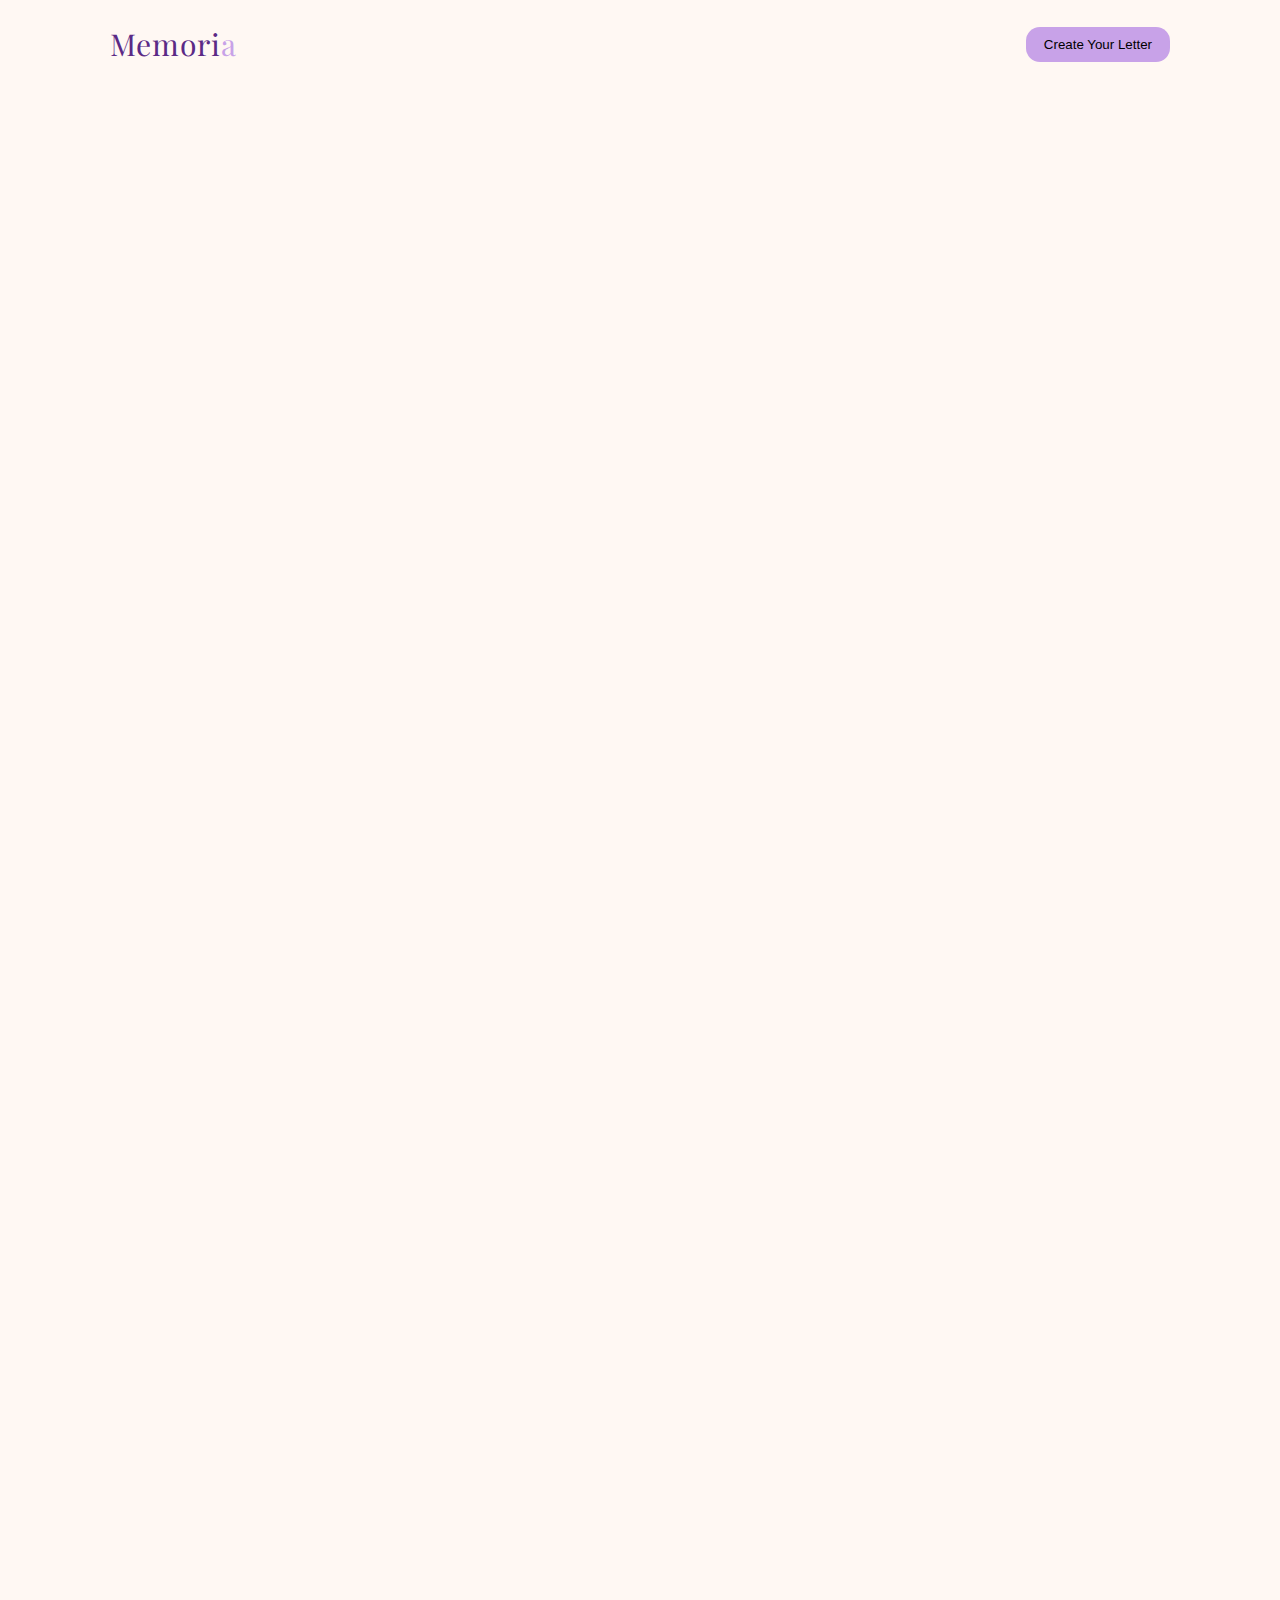
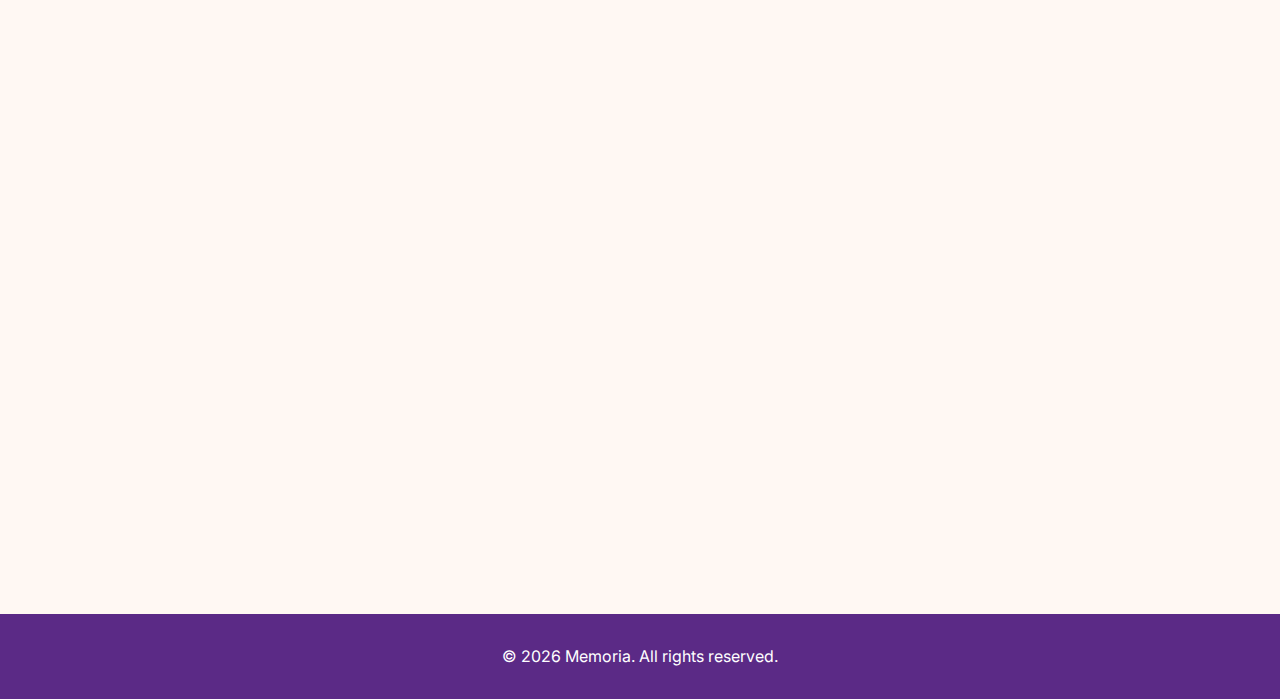
<file: index.html>
<!DOCTYPE html>
<html lang="en">
<head>
<meta charset="UTF-8">
<meta name="viewport" content="width=device-width, initial-scale=1.0">
<title>Memoria | Deliver Memories Beautifully</title>

<link href="https://fonts.googleapis.com/css2?family=Playfair+Display:wght@500&family=Inter:wght@400;500&display=swap" rel="stylesheet">

<style>
:root {
    --lilac: #C8A2E8;
    --plum: #5B2A86;
    --cream: #FFF8F3;
    --blush: #F4D6E7;
    --charcoal: #333333;
}

* {
    margin: 0;
    padding: 0;
    box-sizing: border-box;
}

body {
    font-family: 'Inter', sans-serif;
    background-color: var(--cream);
    color: var(--charcoal);
    line-height: 1.6;
}

/* Container */
.container {
    max-width: 1100px;
    margin: auto;
    padding: 0 20px;
}

/* Navbar */
.navbar {
    display: flex;
    justify-content: space-between;
    align-items: center;
    padding: 20px 0;
}

.logo {
    font-family: 'Playfair Display', serif;
    font-size: 30px;
    color: var(--plum);
    letter-spacing: 1px;
}

.logo span {
    color: var(--lilac);
}

.nav-btn {
    background: var(--lilac);
    border: none;
    padding: 10px 18px;
    border-radius: 14px;
    cursor: pointer;
    font-weight: 500;
    transition: 0.3s ease;
}

.nav-btn:hover {
    background: #b58ae0;
    transform: scale(1.05);
}

/* Hero */
.hero {
    background: linear-gradient(to bottom, #FFF8F3, #F6EEFB);
    padding: 120px 0;
    text-align: center;
}

.hero h1 {
    font-family: 'Playfair Display', serif;
    font-size: 48px;
    color: var(--plum);
    margin-bottom: 20px;
}

.hero p {
    max-width: 600px;
    margin: 0 auto 30px;
    font-size: 18px;
}

.hero-buttons {
    display: flex;
    justify-content: center;
    gap: 15px;
    flex-wrap: wrap;
}

/* Buttons */
.primary-btn {
    background: var(--lilac);
    border: none;
    padding: 14px 26px;
    border-radius: 18px;
    cursor: pointer;
    font-weight: 500;
    transition: 0.3s ease;
}

.primary-btn:hover {
    background: #b58ae0;
    transform: scale(1.05);
}

.secondary-btn {
    border: 2px solid var(--plum);
    background: transparent;
    padding: 14px 26px;
    border-radius: 18px;
    cursor: pointer;
    transition: 0.3s ease;
}

.secondary-btn:hover {
    background: var(--plum);
    color: white;
}

/* Sections */
section {
    padding: 90px 0;
    text-align: center;
    opacity: 0;
    transform: translateY(20px);
    animation: fadeUp 0.8s ease forwards;
}

@keyframes fadeUp {
    to {
        opacity: 1;
        transform: translateY(0);
    }
}

.narrative h2,
.how-it-works h2,
.pricing h2,
.final-cta h2 {
    font-family: 'Playfair Display', serif;
    font-size: 32px;
    margin-bottom: 20px;
    color: var(--plum);
}

/* Cards */
.steps,
.pricing-cards {
    display: flex;
    justify-content: center;
    gap: 25px;
    flex-wrap: wrap;
    margin-top: 40px;
}

.card,
.price-card {
    background: white;
    padding: 30px;
    border-radius: 18px;
    width: 260px;
    box-shadow: 0 8px 25px rgba(0,0,0,0.05);
    transition: 0.3s ease;
}

.card:hover,
.price-card:hover {
    transform: translateY(-6px);
}

.featured {
    border: 2px solid var(--lilac);
}

/* Pricing Background */
.pricing {
    background: var(--blush);
}

/* Final CTA */
.final-cta {
    background: linear-gradient(to right, #F6EEFB, #F4D6E7);
}

/* Footer */
footer {
    background: var(--plum);
    color: white;
    text-align: center;
    padding: 30px 0;
    margin-top: 50px;
}

/* Responsive */
@media(max-width: 768px) {
    .hero h1 {
        font-size: 34px;
    }

    .navbar {
        flex-direction: column;
        gap: 15px;
    }
}
</style>
</head>
<body>

<div class="container">
    <nav class="navbar">
        <div class="logo">Memori<span>a</span></div>
        <button class="nav-btn">Create Your Letter</button>
    </nav>
</div>

<section class="hero">
    <div class="container">
        <h1>Write what matters.<br>Deliver it when it matters most.</h1>
        <p>Beautiful digital letters for life’s meaningful moments — scheduled, secured, and delivered with care.</p>
        <div class="hero-buttons">
            <button class="primary-btn">Create Your Letter</button>
            <button class="secondary-btn">See How It Works</button>
        </div>
    </div>
</section>

<section class="narrative">
    <div class="container">
        <h2>Some words deserve the right moment.</h2>
        <p>
            A birthday message delivered at midnight.<br>
            A graduation letter opened after the ceremony.<br>
            A wedding tribute read after the honeymoon.<br>
            An encouragement arriving on a difficult day.
        </p>
    </div>
</section>

<section class="how-it-works">
    <div class="container">
        <h2>How Memoria Works</h2>
        <div class="steps">
            <div class="card">
                <h3>1. Write</h3>
                <p>Create your message in minutes.</p>
            </div>
            <div class="card">
                <h3>2. Schedule</h3>
                <p>Choose the perfect delivery time.</p>
            </div>
            <div class="card">
                <h3>3. Deliver</h3>
                <p>We send it beautifully and securely.</p>
            </div>
        </div>
    </div>
</section>

<section class="pricing">
    <div class="container">
        <h2>Simple Pricing</h2>
        <div class="pricing-cards">
            <div class="price-card">
                <h3>Free</h3>
                <p>1 basic letter</p>
            </div>
            <div class="price-card featured">
                <h3>Premium</h3>
                <p><strong>KES 199</strong></p>
                <p>Scheduled delivery<br>Photos<br>Password protection</p>
            </div>
            <div class="price-card">
                <h3>Event Bundle</h3>
                <p><strong>KES 999</strong></p>
                <p>Group messages<br>Gallery<br>2-year hosting</p>
            </div>
        </div>
    </div>
</section>

<section class="final-cta">
    <div class="container">
        <h2>Create a memory today.</h2>
        <button class="primary-btn">Create Your Letter</button>
    </div>
</section>

<footer>
    <div class="container">
        © 2026 Memoria. All rights reserved.
    </div>
</footer>

</body>
</html>
</file>
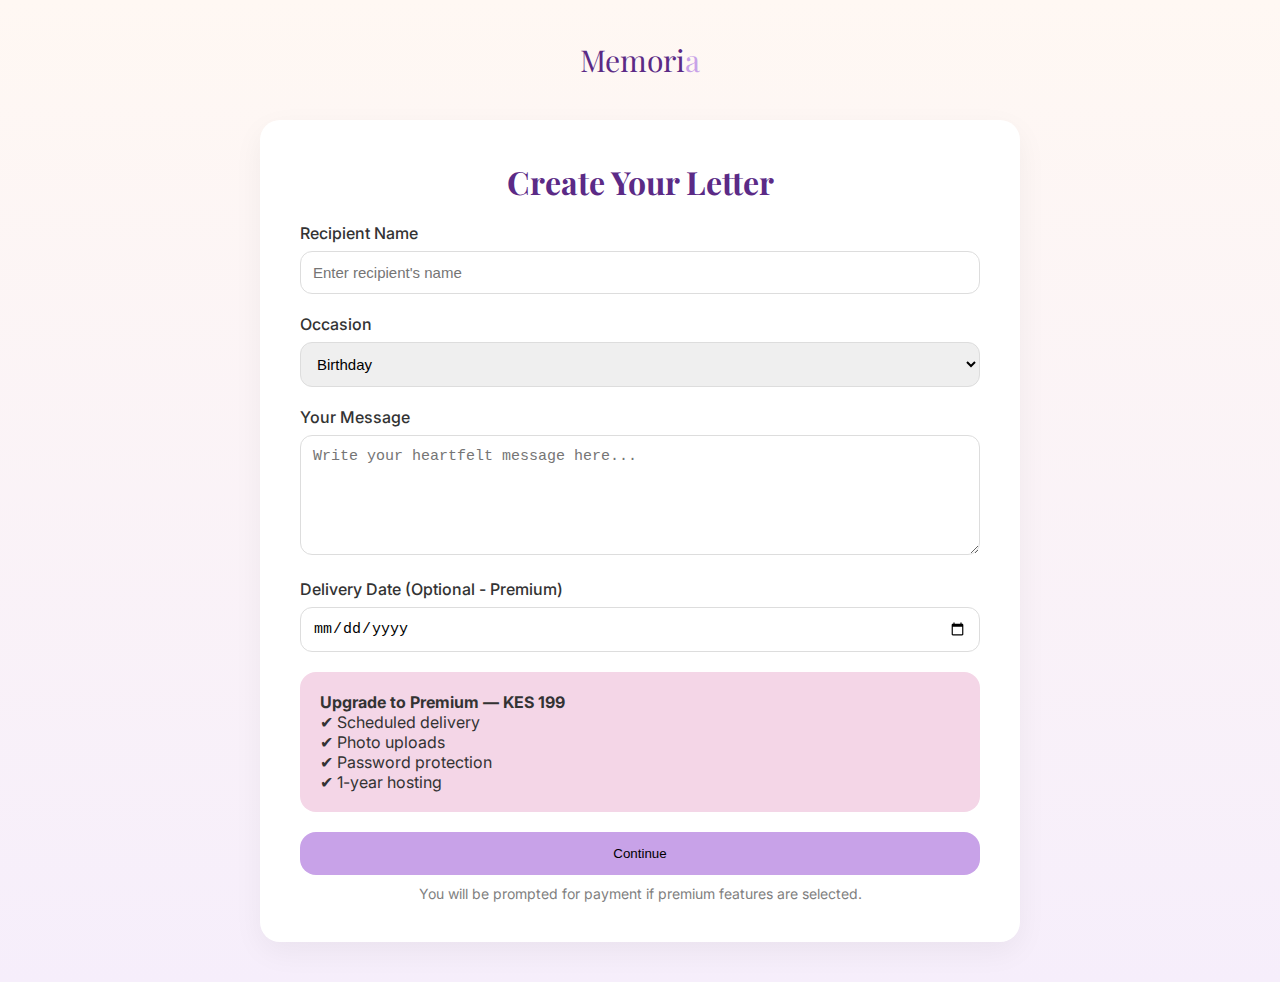
<file: create-letter.html>
<!DOCTYPE html>
<html lang="en">
<head>
<meta charset="UTF-8">
<meta name="viewport" content="width=device-width, initial-scale=1.0">
<title>Create Your Letter | Memoria</title>

<link href="https://fonts.googleapis.com/css2?family=Playfair+Display:wght@500&family=Inter:wght@400;500&display=swap" rel="stylesheet">

<style>
:root {
    --lilac: #C8A2E8;
    --plum: #5B2A86;
    --cream: #FFF8F3;
    --blush: #F4D6E7;
    --charcoal: #333333;
}

* {
    margin: 0;
    padding: 0;
    box-sizing: border-box;
}

body {
    font-family: 'Inter', sans-serif;
    background: linear-gradient(to bottom, #FFF8F3, #F6EEFB);
    color: var(--charcoal);
}

.container {
    max-width: 800px;
    margin: auto;
    padding: 40px 20px;
}

/* Logo */
.logo {
    font-family: 'Playfair Display', serif;
    font-size: 30px;
    color: var(--plum);
    text-align: center;
    margin-bottom: 40px;
}

.logo span {
    color: var(--lilac);
}

/* Form Card */
.form-card {
    background: white;
    padding: 40px;
    border-radius: 20px;
    box-shadow: 0 10px 30px rgba(0,0,0,0.05);
}

h1 {
    font-family: 'Playfair Display', serif;
    font-size: 32px;
    margin-bottom: 20px;
    color: var(--plum);
    text-align: center;
}

.form-group {
    margin-bottom: 20px;
}

label {
    display: block;
    margin-bottom: 8px;
    font-weight: 500;
}

input, select, textarea {
    width: 100%;
    padding: 12px;
    border-radius: 12px;
    border: 1px solid #ddd;
    font-size: 15px;
}

textarea {
    resize: vertical;
    min-height: 120px;
}

.premium-box {
    background: var(--blush);
    padding: 20px;
    border-radius: 16px;
    margin-top: 20px;
}

.primary-btn {
    width: 100%;
    margin-top: 20px;
    background: var(--lilac);
    border: none;
    padding: 14px;
    border-radius: 16px;
    font-weight: 500;
    cursor: pointer;
    transition: 0.3s ease;
}

.primary-btn:hover {
    background: #b58ae0;
    transform: scale(1.02);
}

.note {
    font-size: 14px;
    margin-top: 10px;
    text-align: center;
    color: gray;
}

@media(max-width: 600px){
    .form-card {
        padding: 25px;
    }
}
</style>
</head>
<body>

<div class="container">

    <div class="logo">Memori<span>a</span></div>

    <div class="form-card">
        <h1>Create Your Letter</h1>

        <div class="form-group">
            <label>Recipient Name</label>
            <input type="text" placeholder="Enter recipient's name">
        </div>

        <div class="form-group">
            <label>Occasion</label>
            <select>
                <option>Birthday</option>
                <option>Wedding</option>
                <option>Anniversary</option>
                <option>Graduation</option>
                <option>Faith Encouragement</option>
                <option>Open When...</option>
            </select>
        </div>

        <div class="form-group">
            <label>Your Message</label>
            <textarea placeholder="Write your heartfelt message here..."></textarea>
        </div>

        <div class="form-group">
            <label>Delivery Date (Optional - Premium)</label>
            <input type="date">
        </div>

        <div class="premium-box">
            <strong>Upgrade to Premium — KES 199</strong>
            <p>
                ✔ Scheduled delivery<br>
                ✔ Photo uploads<br>
                ✔ Password protection<br>
                ✔ 1-year hosting
            </p>
        </div>

        <button class="primary-btn">Continue</button>

        <div class="note">
            You will be prompted for payment if premium features are selected.
        </div>

    </div>

</div>

</body>
</html>
</file>
